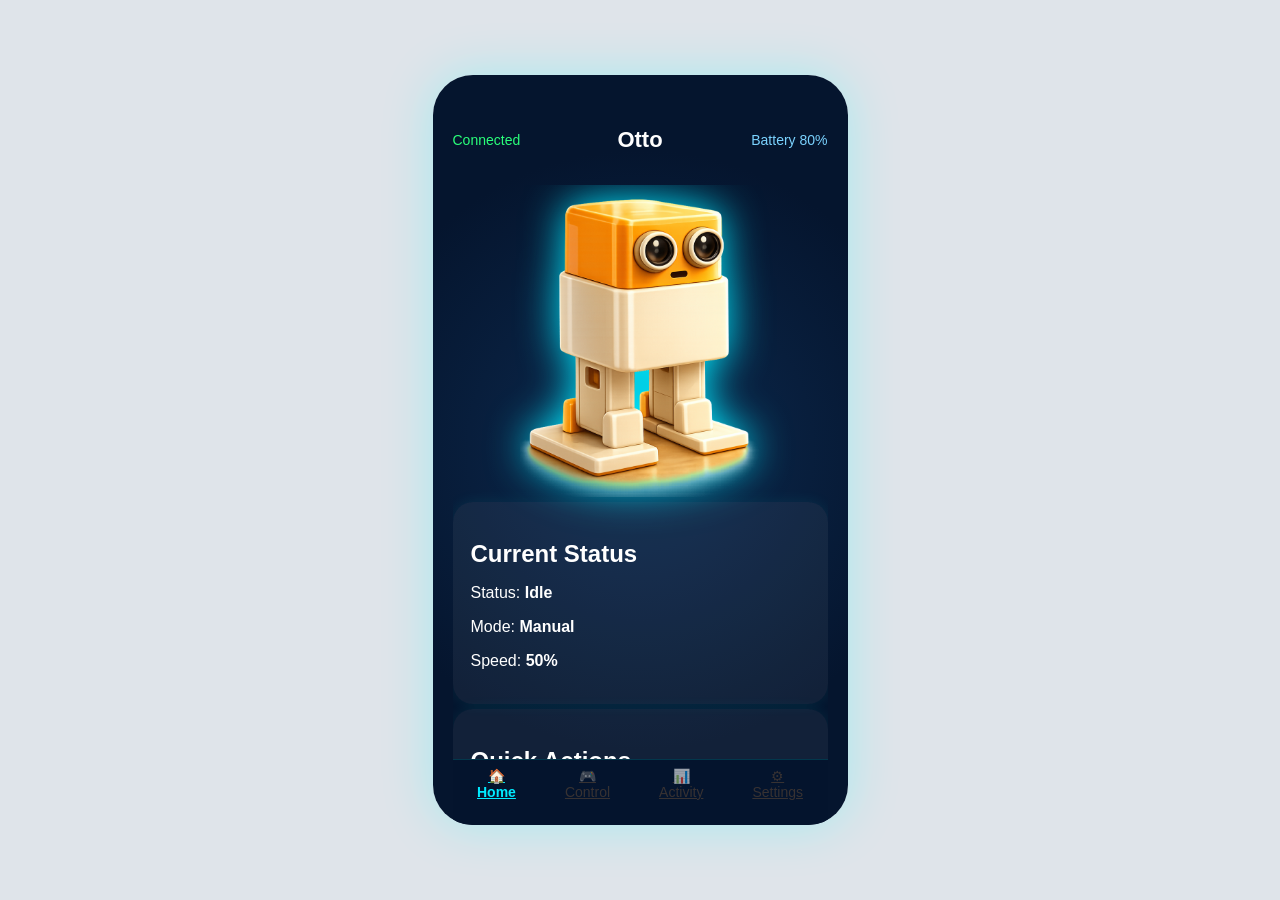
<file: index.html>
<!DOCTYPE html>
<html lang="en">
<head>
<meta charset="UTF-8">
<meta name="viewport" content="width=device-width, initial-scale=1.0">
<title>Home - Otto</title>

<link rel="stylesheet" href="style.css">
  <link rel="manifest" href="manifest.json">
<meta name="theme-color" content="#0c2a4f">
</head>
<body>

<div class="app">

  <header class="header">
    <div class="status-left" aria-label="Connection status">Connected</div>
    <h1>Otto</h1>
    <div class="status-right" aria-label="Battery level">Battery 80%</div>
  </header>

  <main class="home-container">

    <img src="otto.png" alt="Otto Robot" class="robot-home">

    <section class="home-card" aria-labelledby="status-title">
      <h2 id="status-title">Current Status</h2>

      <p>Status: <strong>Idle</strong></p>
      <p>Mode: <strong>Manual</strong></p>
      <p>Speed: <strong>50%</strong></p>
    </section>

    <section class="home-card" aria-labelledby="actions-title">
      <h2 id="actions-title">Quick Actions</h2>

      <button class="quick-btn start-btn">Start Session</button>
    </section>

  </main>

  <nav class="bottom-nav" aria-label="Main navigation">
    <a href="index.html" class="nav-item active">🏠<span>Home</span></a>
    <a href="control.html" class="nav-item ">🎮<span>Control</span></a>
    <a href="activity.html" class="nav-item">📊<span>Activity</span></a>
    <a href="settings.html" class="nav-item">⚙<span>Settings</span></a>
  </nav>

</div>
<script>
window.addEventListener("load", function () {
  const savedTheme = localStorage.getItem("theme") || "dark";
  document.body.classList.add(savedTheme + "-theme");
});

function setTheme(mode) {
  document.body.classList.remove("dark-theme","light-theme");
  document.body.classList.add(mode + "-theme");
  localStorage.setItem("theme", mode);
}
</script>
<script>
if ('serviceWorker' in navigator) {
  navigator.serviceWorker.register('/otto-ui/service-worker.js')
    .then(() => console.log("SW Registered"));
}
</script>
</body>

</html>
</file>
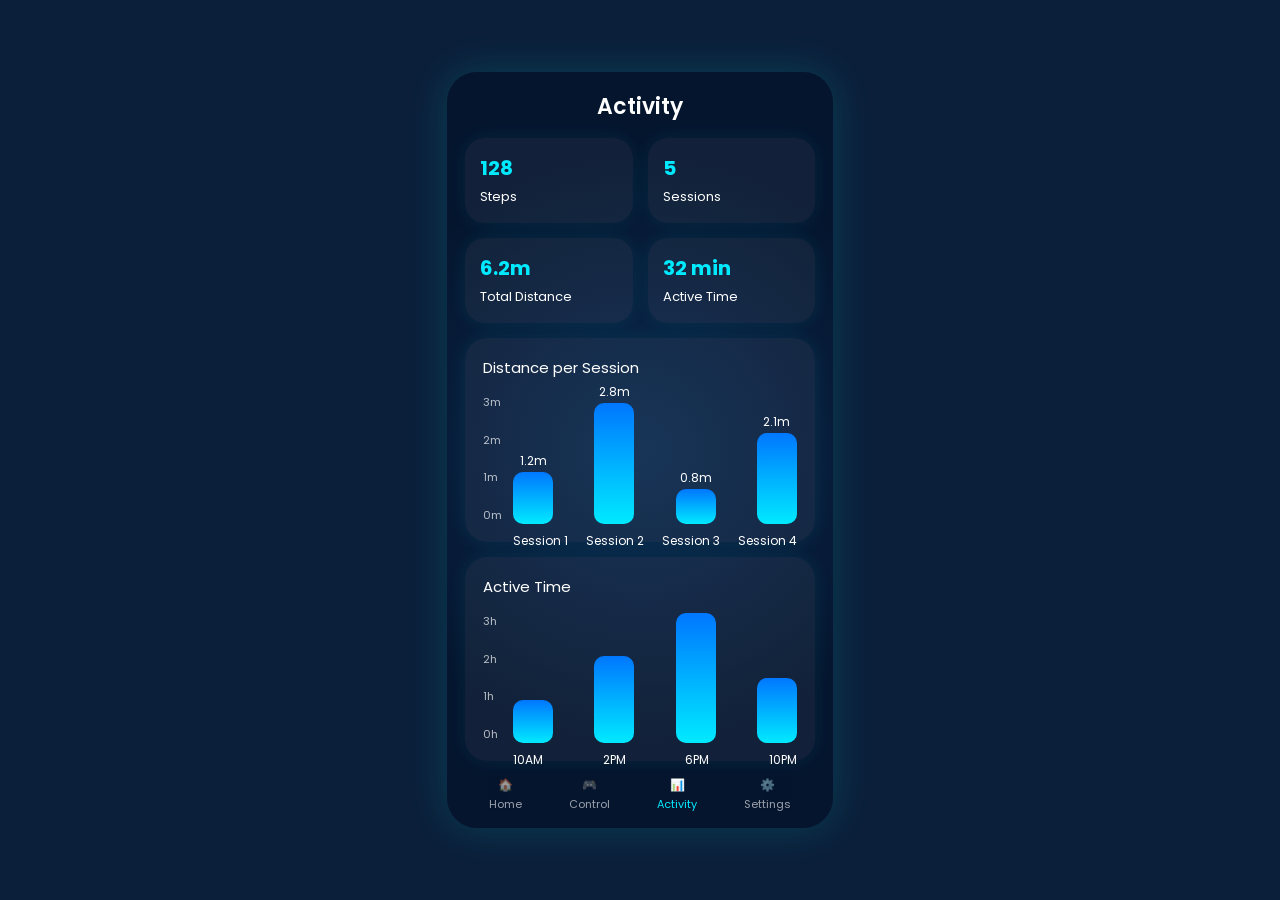
<file: activity.html>
<!DOCTYPE html>
<html>
<head>
<meta name="viewport" content="width=device-width, initial-scale=1.0">
<title>Otto Activity</title>
<link href="https://fonts.googleapis.com/css2?family=Poppins:wght@400;600&display=swap" rel="stylesheet">
<link rel="manifest" href="manifest.json">
<meta name="theme-color" content="#0c2a4f">
<style>
body{
  margin:0;
  display:flex;
  justify-content:center;
  align-items:center;
  height:100vh;
  font-family:'Poppins',sans-serif;
  transition:0.3s ease;
}

/* ================= LIGHT THEME ================= */

body.light-theme{
  background:#cfc6b9;
}

body.light-theme .mobile{
  background:linear-gradient(to bottom,#f6e8da,#ead6c2);
  color:#5a4636;
}

body.light-theme .card,
body.light-theme .graph-card{
  background:#f3e2d1;
  box-shadow:8px 8px 18px #d6c0ab,
             -8px -8px 18px #ffffff;
}

body.light-theme .card h2{
  color:#ff8c32;
}

body.light-theme .bar{
  background:linear-gradient(to top,#ff7a1a,#ffb067);
}

body.light-theme .chart::before{
  background:
    repeating-linear-gradient(
      to top,
      rgba(0,0,0,0.08) 0px,
      rgba(0,0,0,0.08) 1px,
      transparent 1px,
      transparent 32px
    );
}

body.light-theme .nav-item{
  color:#5a4636;
}

body.light-theme .nav-item.active{
  color:#ff8c32;
}

/* ================= DARK THEME ================= */

body.dark-theme{
  background:#0b1f3a;
}

body.dark-theme .mobile{
  background:radial-gradient(circle at center,#0c2a4f 0%,#05152e 70%);
  color:white;
  box-shadow:0 0 40px rgba(0,255,255,0.15);
}

body.dark-theme .card,
body.dark-theme .graph-card{
  background:rgba(255,255,255,0.05);
  box-shadow:0 0 20px rgba(0,255,255,0.08);
}

body.dark-theme .card h2{
  color:#00eaff;
}

body.dark-theme .bar{
  background:linear-gradient(to top,#00eaff,#0077ff);
}

body.dark-theme .chart::before{
  background:
    repeating-linear-gradient(
      to top,
      rgba(255,255,255,0.08) 0px,
      rgba(255,255,255,0.08) 1px,
      transparent 1px,
      transparent 32px
    );
}

body.dark-theme .nav-item{
  color:white;
  opacity:0.6;
}

body.dark-theme .nav-item.active{
  color:#00eaff;
  opacity:1;
}

/* ================= COMMON STRUCTURE ================= */

.mobile{
  width:350px;
  height:720px;
  border-radius:30px;
  display:flex;
  flex-direction:column;
  padding:18px;
  overflow:hidden;
  transition:0.3s ease;
}

.title{
  text-align:center;
  font-size:22px;
  font-weight:600;
  margin-bottom:15px;
}

.summary{
  display:grid;
  grid-template-columns:1fr 1fr;
  gap:15px;
  margin-bottom:15px;
}

.card{
  border-radius:20px;
  padding:15px;
}

.card h2{
  margin:0;
  font-size:20px;
}

.card span{
  font-size:13px;
}

.graph-card{
  border-radius:22px;
  padding:18px;
  margin-bottom:15px;
}

.graph-title{
  font-size:15px;
  margin-bottom:15px;
}

.chart-wrapper{
  display:grid;
  grid-template-columns:30px 1fr;
  height:130px;
}

.y-axis{
  display:flex;
  flex-direction:column;
  justify-content:space-between;
  font-size:11px;
  opacity:0.7;
}

.chart{
  position:relative;
  display:flex;
  justify-content:space-between;
  align-items:flex-end;
  height:100%;
}

.bar{
  width:40px;
  border-radius:10px;
  height:0;
  transition:height 1s ease-out;
  position:relative;
}

.bar span{
  position:absolute;
  top:-20px;
  left:50%;
  transform:translateX(-50%);
  font-size:12px;
}

.label-row{
  display:flex;
  justify-content:space-between;
  margin-top:8px;
  font-size:12px;
}

.bottom-nav{
  height:60px;
  display:flex;
  justify-content:space-around;
  align-items:center;
}

.nav-item{
  display:flex;
  flex-direction:column;
  align-items:center;
  font-size:12px;
  text-decoration:none;
  transition:0.3s;
}

.nav-item span{
  font-size:11px;
  margin-top:2px;
}
</style>
</head>

<body>

<div class="mobile">

  <div class="title">Activity</div>

  <div class="summary">
    <div class="card">
      <h2>128</h2>
      <span>Steps</span>
    </div>
    <div class="card">
      <h2>5</h2>
      <span>Sessions</span>
    </div>
    <div class="card">
      <h2>6.2m</h2>
      <span>Total Distance</span>
    </div>
    <div class="card">
      <h2>32 min</h2>
      <span>Active Time</span>
    </div>
  </div>

  <div class="graph-card">
    <div class="graph-title">Distance per Session</div>
    <div class="chart-wrapper">
      <div class="y-axis">
        <div>3m</div>
        <div>2m</div>
        <div>1m</div>
        <div>0m</div>
      </div>
      <div>
        <div class="chart" id="distanceChart">
          <div class="bar" data-value="1.2"><span>1.2m</span></div>
          <div class="bar" data-value="2.8"><span>2.8m</span></div>
          <div class="bar" data-value="0.8"><span>0.8m</span></div>
          <div class="bar" data-value="2.1"><span>2.1m</span></div>
        </div>
        <div class="label-row">
          <div>Session 1</div>
          <div>Session 2</div>
          <div>Session 3</div>
          <div>Session 4</div>
        </div>
      </div>
    </div>
  </div>

  <div class="graph-card">
    <div class="graph-title">Active Time</div>
    <div class="chart-wrapper">
      <div class="y-axis">
        <div>3h</div>
        <div>2h</div>
        <div>1h</div>
        <div>0h</div>
      </div>
      <div>
        <div class="chart" id="timeChart">
          <div class="bar" data-value="1"></div>
          <div class="bar" data-value="2"></div>
          <div class="bar" data-value="3"></div>
          <div class="bar" data-value="1.5"></div>
        </div>
        <div class="label-row">
          <div>10AM</div>
          <div>2PM</div>
          <div>6PM</div>
          <div>10PM</div>
        </div>
      </div>
    </div>
  </div>

  <nav class="bottom-nav">
    <a href="index.html" class="nav-item">🏠<span>Home</span></a>
    <a href="control.html" class="nav-item">🎮<span>Control</span></a>
    <a href="activity.html" class="nav-item active">📊<span>Activity</span></a>
    <a href="settings.html" class="nav-item">⚙️<span>Settings</span></a>
  </nav>

</div>

<script>
function animateChart(chartId, maxValue){
  const bars = document.querySelectorAll(`#${chartId} .bar`);
  bars.forEach(bar=>{
    const value = parseFloat(bar.dataset.value);
    const heightPercent = (value / maxValue) * 100;
    bar.style.height = heightPercent + "%";
  });
}

window.onload = ()=>{
  const savedTheme = localStorage.getItem("theme") || "dark";
  document.body.classList.add(savedTheme + "-theme");

  animateChart("distanceChart",3);
  animateChart("timeChart",3);
};
</script>

</body>
</html>
</file>
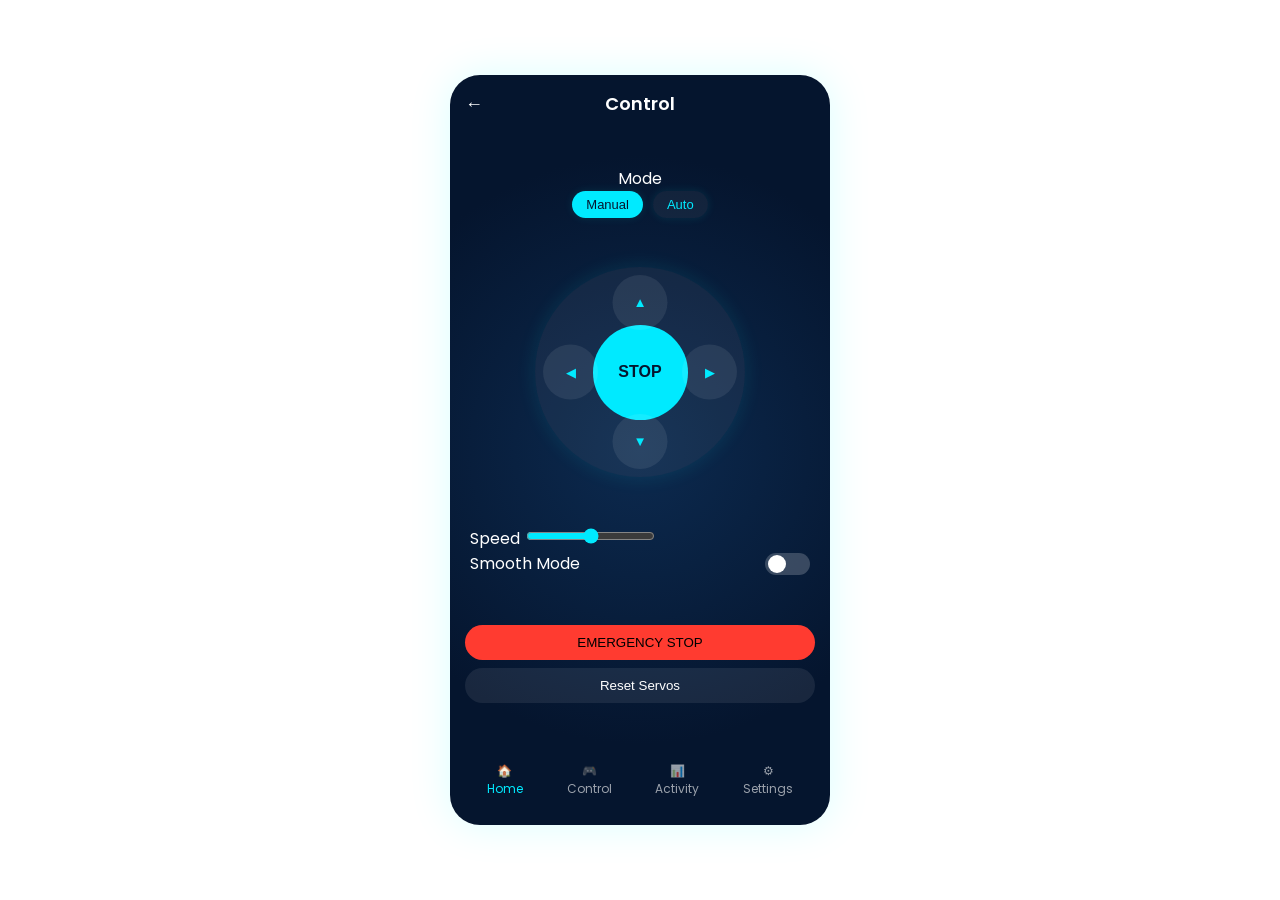
<file: control.html>
<!DOCTYPE html>
<html>
<head>
<meta name="viewport" content="width=device-width, initial-scale=1.0">
<title>Otto Control</title>
<link href="https://fonts.googleapis.com/css2?family=Poppins:wght@400;600&display=swap" rel="stylesheet">
<link rel="manifest" href="manifest.json">
<meta name="theme-color" content="#0c2a4f">
<style>
body{
  margin:0;
  display:flex;
  justify-content:center;
  align-items:center;
  height:100vh;
  font-family:'Poppins',sans-serif;
  transition:0.3s ease;
}

/* ================= LIGHT THEME ================= */

body.light-theme{
  background:#e9eef5;
}

body.light-theme .mobile-view{
  background:linear-gradient(to bottom,#f6e8da,#ead6c2);
  color:#5a4636;
}

body.light-theme .mode-btn.active,
body.light-theme .stop-btn{
  background:linear-gradient(145deg,#ff9b4f,#ff7a1a);
  color:white;
}

body.light-theme .nav-item{
  color:#5a4636;
}
body.light-theme .emergency-btn{
  background:#ff3b30;
}


body.light-theme .nav-item.active{
  color:#ff8c32;
}

/* ================= DARK THEME ================= */

body.dark-theme{
  background:white;
}

body.dark-theme .mobile-view{
  background:radial-gradient(circle at center,#0c2a4f 0%,#05152e 70%);
  color:white;
  box-shadow:0 0 40px rgba(0,255,255,0.15);
}

body.dark-theme .title,
body.dark-theme .mode-title{
  color:#ffffff;
}

body.dark-theme .mode-btn{
  background:rgba(255,255,255,0.05);
  color:#00eaff;
  box-shadow:0 0 10px rgba(0,255,255,0.1);
}

body.dark-theme .mode-btn.active{
  background:#00eaff;
  color:#05152e;
}

body.dark-theme .control-pad{
  background:rgba(255,255,255,0.05);
  box-shadow:0 0 20px rgba(0,255,255,0.1);
}

body.dark-theme .direction{
  background:rgba(255,255,255,0.08);
  color:#00eaff;
}

body.dark-theme .stop-btn{
  background:#00eaff;
  color:#05152e;
}

body.dark-theme input[type=range]{
  accent-color:#00eaff;
}

body.dark-theme .slider-toggle{
  background:rgba(255,255,255,0.2);
}

body.dark-theme input:checked + .slider-toggle{
  background:#00eaff;
}

body.dark-theme .emergency-btn{
  background:#ff3b30;
}

body.dark-theme .reset-btn{
  background:rgba(255,255,255,0.08);
  color:white;
}

body.dark-theme .nav-item{
  color:white;
  opacity:0.6;
}

body.dark-theme .nav-item.active{
  color:#00eaff;
  opacity:1;
}

/* ================= COMMON STRUCTURE ================= */

.mobile-view{
  width:350px;
  height:720px;
  border-radius:30px;
  padding:15px;
  display:flex;
  flex-direction:column;
  justify-content:space-between;
  transition:0.3s ease;
}

.header{
  display:flex;
  align-items:center;
  justify-content:center;
  position:relative;
}

.back-btn{
  position:absolute;
  left:0;
  font-size:18px;
  cursor:pointer;
}

.title{
  font-size:18px;
  font-weight:600;
}

/* Mode */

.mode-section{
  text-align:center;
  margin-top:10px;
}

.mode-options{
  display:flex;
  justify-content:center;
  gap:10px;
}

.mode-btn{
  padding:6px 14px;
  border-radius:20px;
  border:none;
  cursor:pointer;
  font-size:13px;
  transition:0.2s;
}

/* Control Pad */

.control-pad{
  position:relative;
  width:210px;
  height:210px;
  margin:10px auto;
  border-radius:50%;
  display:flex;
  justify-content:center;
  align-items:center;
}

.stop-btn{
  width:95px;
  height:95px;
  border-radius:50%;
  border:none;
  font-weight:600;
  font-size:16px;
  cursor:pointer;
}

.direction{
  position:absolute;
  width:55px;
  height:55px;
  border-radius:50%;
  border:none;
  cursor:pointer;
}

.up{ top:8px; left:50%; transform:translateX(-50%); }
.left{ left:8px; top:50%; transform:translateY(-50%); }
.right{ right:8px; top:50%; transform:translateY(-50%); }
.down{ bottom:8px; left:50%; transform:translateX(-50%); }

/* Speed & Smooth */

.settings-section{
  padding:0 5px;
}

.smooth{
  display:flex;
  justify-content:space-between;
  align-items:center;
}

.switch{
  position:relative;
  width:45px;
  height:22px;
}

.switch input{display:none;}

.slider-toggle{
  position:absolute;
  width:100%;
  height:100%;
  border-radius:30px;
  transition:0.3s;
}

.slider-toggle::before{
  content:"";
  position:absolute;
  width:18px;
  height:18px;
  left:3px;
  top:2px;
  background:white;
  border-radius:50%;
  transition:0.3s;
}

input:checked + .slider-toggle::before{
  transform:translateX(20px);
}

/* Safety */

.safety{
  margin-top:10px;
  text-align:center;
}

.emergency-btn,
.reset-btn{
  width:100%;
  padding:10px;
  border-radius:20px;
  border:none;
  cursor:pointer;
  margin-bottom:8px;
}

/* Navigation */

.bottom-nav{
  height:60px;
  display:flex;
  justify-content:space-around;
  align-items:center;
}

.nav-item{
  display:flex;
  flex-direction:column;
  align-items:center;
  font-size:12px;
  text-decoration:none;
}
</style>
</head>

<body>

<div class="mobile-view">

  <div class="header">
    <div class="back-btn" onclick="history.back()">←</div>
    <div class="title">Control</div>
  </div>

  <div class="mode-section">
    <div class="mode-title">Mode</div>
    <div class="mode-options">
      <button class="mode-btn active">Manual</button>
      <button class="mode-btn">Auto</button>
    </div>
  </div>

  <div class="control-pad">
    <button class="direction up">▲</button>
    <button class="direction left">◀</button>
    <button class="direction right">▶</button>
    <button class="direction down">▼</button>
    <button class="stop-btn">STOP</button>
  </div>

  <div class="settings-section">
    <label>Speed</label>
    <input type="range" min="0" max="100" value="50">

    <div class="smooth">
      <span>Smooth Mode</span>
      <label class="switch">
        <input type="checkbox">
        <span class="slider-toggle"></span>
      </label>
    </div>
  </div>

  <div class="safety">
    <button class="emergency-btn">EMERGENCY STOP</button>
    <button class="reset-btn">Reset Servos</button>
  </div>

  <div class="bottom-nav">
    <a href="index.html" class="nav-item active">🏠<span>Home</span></a>
    <a href="control.html" class="nav-item ">🎮<span>Control</span></a>
    <a href="activity.html" class="nav-item">📊<span>Activity</span></a>
    <a href="settings.html" class="nav-item">⚙<span>Settings</span></a>
  </div>

</div>

<script>
  // Apply saved theme
  window.onload = function () {
    const savedTheme = localStorage.getItem("theme") || "dark";
    document.body.classList.add(savedTheme + "-theme");
  };
</script>

</body>

</html>
</file>
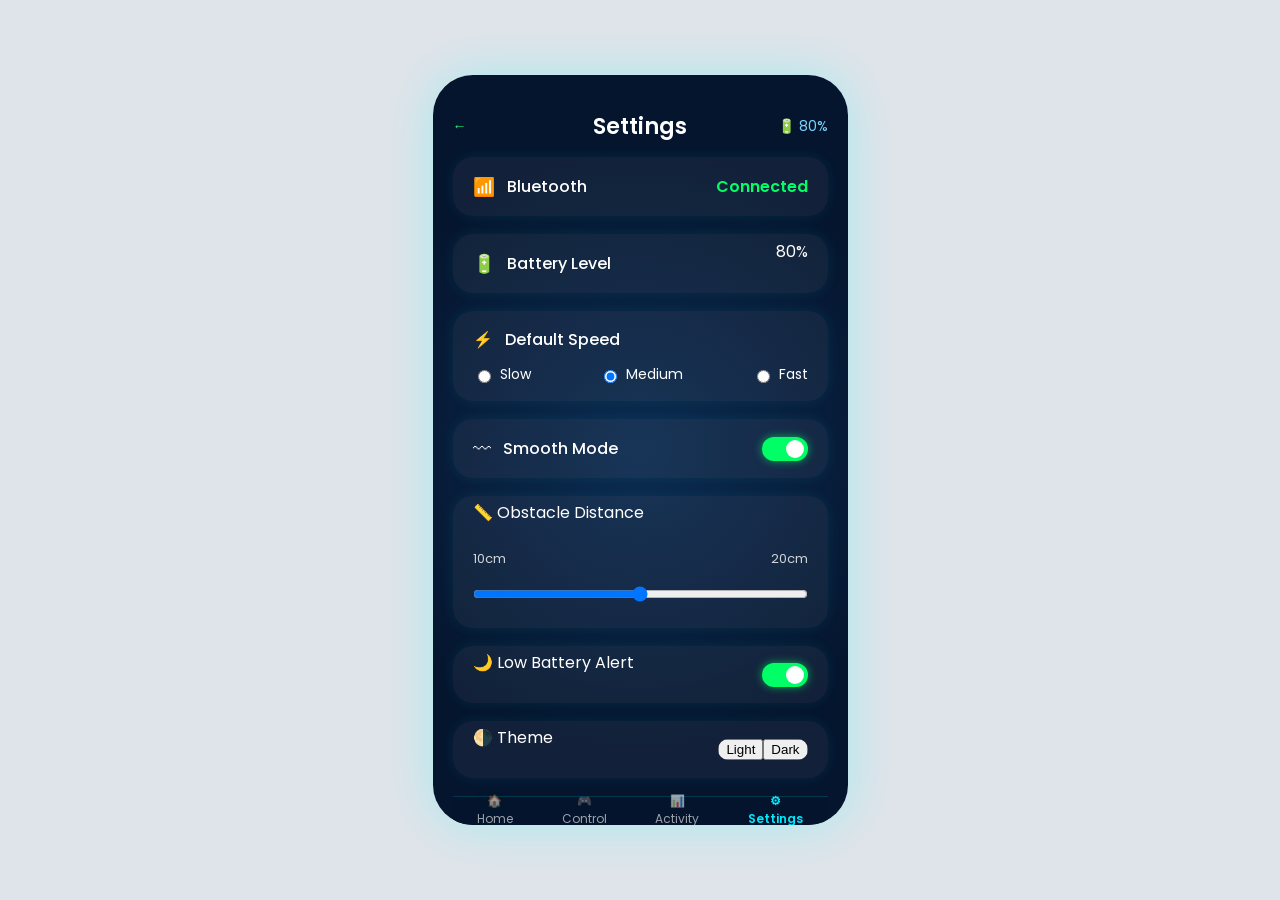
<file: settings.html>
<!DOCTYPE html>  <html lang="en">  
<head>  
<meta charset="UTF-8">  
<meta name="viewport" content="width=device-width, initial-scale=1.0">  
<title>Settings - Otto</title>  
<link href="https://fonts.googleapis.com/css2?family=Poppins:wght@400;600&display=swap" rel="stylesheet">  
<link rel="stylesheet" href="style.css">  
<link rel="manifest" href="manifest.json">
<meta name="theme-color" content="#0c2a4f">
<style>  
    .bottom-nav{  
  height:40px;  
  display:flex;  
  justify-content:space-around;  
  align-items:center;  
  transition:0.3s ease;  
}  .nav-item{
display:flex;
flex-direction:column;
align-items:center;
font-size:12px;
color:white;
opacity:0.6;
text-decoration:none;
}

.nav-item.active{
opacity:1;
color:#00eaff;
}

</style>  
</head>  <body class="dark-theme">  <div class="app">    <!-- HEADER -->    <div class="header">  
    <div class="status-left">  
      <span class="back">←</span>  
    </div>  <h1>Settings</h1>  

<div class="status-right">  
  <span class="battery">🔋 80%</span>  
</div>

  </div>    <div class="settings-list">  <!-- Bluetooth -->  
<div class="settings-card">  
  <div class="settings-left">  
    <span class="settings-icon">📶</span>  
    <span>Bluetooth</span>  
  </div>  
  <div class="connected-text">Connected</div>  
</div>  

<!-- Battery -->  
<div class="settings-card">  
  <div class="settings-left">  
    <span class="settings-icon">🔋</span>  
    <span>Battery Level</span>  
  </div>  
  <div class="right">80%</div>  
</div>  

<!-- Default Speed -->  
<div class="settings-card column">  
  <div class="row">  
    <div class="settings-left">  
      <span class="icon">⚡</span>  
      <span>Default Speed</span>  
    </div>  

      
  </div>  

  <div class="speed-options">  
    <label><input type="radio" name="speed"> Slow</label>  
    <label><input type="radio" name="speed" checked> Medium</label>  
    <label><input type="radio" name="speed"> Fast</label>  
  </div>  
</div>  

<!-- Smooth Mode -->  
<div class="settings-card">  
  <div class="settings-left">  
    <span class="settings-icon">〰</span>  
    <span>Smooth Mode</span>  
  </div>  

  <label class="switch">  
    <input type="checkbox" checked>  
    <span class="slider"></span>  
  </label>  
</div>  

<!-- Obstacle Distance -->  
<div class="settings-card column">  
  <div class="row">  
    <div class="left">  
      <span class="icon">📏</span>  
      <span>Obstacle Distance</span>  
    </div>  
  </div>  

  <div class="distance-values">  
    <span>10cm</span>  
    <span>20cm</span>  
  </div>  

  <input type="range" min="10" max="20" value="15" class="distance-slider">  
</div>  

<!-- Low Battery Alert -->  
<div class="settings-card">  
  <div class="left">  
    <span class="icon">🌙</span>  
    <span>Low Battery Alert</span>  
  </div>  

  <label class="switch">  
    <input type="checkbox" checked>  
    <span class="slider"></span>  
  </label>  
</div>  

<!-- Theme -->  
<div class="settings-card">  
  <div class="left">  
    <span class="icon">🌗</span>  
    <span>Theme</span>  
  </div>  

  <div class="theme-toggle">  
   <button onclick="setTheme('light')">Light</button>  
   <button onclick="setTheme('dark')">Dark</button>

</div>  
    </div>    <!-- BOTTOM NAV -->    <div class="bottom-nav">  
  <a href="index.html" class="nav-item ">🏠<span>Home</span></a>  
  <a href="control.html" class="nav-item">🎮<span>Control</span></a>  
  <a href="activity.html" class="nav-item">📊<span>Activity</span></a>  
  <a href="settings.html" class="nav-item active">⚙<span>Settings</span></a>  
</div>  </div>  
  <!-- Your page content above -->    <script>  
    function setTheme(mode) {  
      document.body.classList.remove("dark-theme", "light-theme");  
      document.body.classList.add(mode + "-theme");  
      localStorage.setItem("theme", mode);  
    }  
  
    // Apply saved theme on page load  
    window.onload = function () {  
      const savedTheme = localStorage.getItem("theme") || "dark";  
      document.body.classList.add(savedTheme + "-theme");  
    };  
  </script>  </body>  
</html>
</file>
<file: style.css>
Style
/* ================= GLOBAL ================= */

*{
    margin:0;
    padding:0;
    box-sizing:border-box;
    font-family:'Poppins',sans-serif;
  }
  
  body{
    display:flex;
    justify-content:center;
    min-height:100vh;
    transition:0.3s ease;
  }
  
  /* ================= DARK THEME ================= */
  
  body.dark-theme{
    background:#dfe4ea;
  }
  
  body.dark-theme .app{
    background:radial-gradient(circle at center,#0c2a4f 0%,#05152e 70%);
    color:white;
    box-shadow:0 0 50px rgba(0,255,255,0.25);
  }
  
  body.dark-theme .home-card{
    background:rgba(255,255,255,0.05);
    box-shadow:0 0 15px rgba(0,255,255,0.08);
  }
  
  body.dark-theme .bottom-nav{
    background:rgba(5,21,46,0.95);
    border-top:1px solid rgba(0,255,255,0.15);
  }
  
  body.dark-theme .nav-item.active{
    color:#00eaff;
  }
  
  /* ================= LIGHT THEME ================= */
  
  body.light-theme{
    background:#e9eef5;
  }
  
  body.light-theme .app{
    background:linear-gradient(to bottom,#f6e6d3,#e6c6a6);
    color:#4a3a2a;
    box-shadow:0 10px 40px rgba(0,0,0,0.15);
  }
  
  body.light-theme .home-card{
    background:#f3e8dd;
    box-shadow:0 6px 20px rgba(0,0,0,0.08);
  }
  
  body.light-theme .bottom-nav{
    background: #e6c6a6;
    border-top:1px solid #e0e0e0;
  }
  
  body.light-theme .nav-item{
    color:#7a8a99;
  }
  
  body.light-theme .nav-item.active{
    color:#ff8c32;
  }
  
  /* ================= APP ================= */
  
  .app{
    width:375px;
    height:100vh;
    max-height:750px;
    border-radius:40px;
    display:flex;
    flex-direction:column;
    overflow:hidden;
    padding:0 20px;
  }
  
  /* ================= HEADER ================= */
  
  .header{
    display:grid;
    grid-template-columns:1fr auto 1fr;
    align-items:center;
    height:90px;
    padding-top:20px;
  }
  
  .status-left{
    justify-self:start;
    font-size:14px;
    color:#2aff7a;
  }
  
  .header h1{
    justify-self:center;
    font-size:22px;
    font-weight:600;
  }
  
  .status-right{
    justify-self:end;
    font-size:14px;
    color:#7bd3ff;
  }
  
  /* ================= CONTENT ================= */
  
  .home-container{
    flex:1;
    overflow:hidden;
    padding-bottom:10px;
  }
  
  /* ================= ROBOT ================= */
  
  .robot-home{
    width:240px;
    display:block;
    margin:10px auto 5px;
    transition:0.3s ease;
  }
  
  body.dark-theme .robot-home{
    filter:drop-shadow(0 0 20px #00eaff);
  }
  
  body.light-theme .robot-home{
    filter:drop-shadow(0 0 15px rgba(0,0,0,0.2));
  }
  
  /* ================= CARD ================= */
  
  .home-card{
    padding:18px;
    border-radius:20px;
    margin-bottom:5px;
    transition:0.3s ease;
  }
  
  .home-card h2{
    margin-bottom:10px;
    font-weight:600;
  }
  
  /* ================= BUTTONS ================= */
  
  .quick-btn{
    width:100%;
    padding:12px;
    border-radius:14px;
    border:none;
    cursor:pointer;
    font-weight:600;
    margin-top:10px;
  }
  
  .start-btn{
    background:linear-gradient(135deg,#ff9800,#ff5722);
    color:white;
  }
  
  /* ================= NAVIGATION ================= */
  
  .bottom-nav{
    margin-top: auto;
    height:65px;
    display:flex;
    justify-content:space-around;
    align-items:center;
    transition:0.3s ease;
  }
  
  .nav-item{
    height: 50px;
    display:flex;
    flex-direction:column;
    align-items:center;
    font-size:14px;
    opacity:0.6;
  }

  .nav-item.active{
    opacity:1;
    color:#00eaff;
  }
  body{
    margin:0;
    background:#cfc6b9;
    display:flex;
    justify-content:center;
    align-items:center;
    height:100vh;
    font-family:'Poppins',sans-serif;
  }
  
  .mobile-view{
    width:360px;
    height:720px;
    background:linear-gradient(to bottom,#f6e8da,#ead6c2);
    border-radius:30px;
    padding:15px 15px 0 15px;
    box-shadow:0 25px 60px rgba(0,0,0,0.25);
    display:flex;
    flex-direction:column;
    justify-content:space-between;
  }
  
  /* HEADER */
  
  .back-btn{
    font-size:20px;
    cursor:pointer;
    color:#5a4636;
  }
  
  .title{
    font-size:18px;
    font-weight:600;
    color:#5a4636;
  }
  
  /* MODE */
  .mode-section{
    margin-top:5px;
  }
  
  .mode-section h4{
    font-size:14px;
    margin-bottom:5px;
  }
  
  .mode-options{
    display:flex;
    gap:10px;
  }
  
  .mode-btn{
    flex:1;
    padding:6px;
    border-radius:20px;
    border:none;
    background:#f3e2d1;
    cursor:pointer;
    box-shadow:6px 6px 12px #d6c0ab,
               -6px -6px 12px #ffffff;
  }
  
  .mode-btn.active{
    background:linear-gradient(145deg,#ff9b4f,#ff7a1a);
    color:white;
  }
  
  /* ACTION BUTTONS */
  .action-row{
    display:flex;
    justify-content:center;
    gap:25px;
    margin-top:10px;
  }
  
  .circle-btn{
    width:65px;
    height:65px;
    border-radius:50%;
    border:none;
    font-size:20px;
    cursor:pointer;
    background:linear-gradient(145deg,#ff9b4f,#ff7a1a);
    color:white;
    box-shadow:6px 6px 12px rgba(0,0,0,0.2);
    transition:0.2s;
  }
  
  .circle-btn:active{
    transform:scale(0.9);
  }
  
  /* CONTROL PAD */
  .control-pad{
    position:relative;
    width:210px;
    height:210px;
    margin:10px auto;
    border-radius:50%;
    background:#f3e2d1;
    box-shadow:inset 8px 8px 15px #d6c0ab,
               inset -8px -8px 15px #ffffff;
    display:flex;
    justify-content:center;
    align-items:center;
  }
  
  .stop-btn{
    width:95px;
    height:95px;
    border-radius:50%;
    border:none;
    background:linear-gradient(145deg,#ff9b4f,#ff7a1a);
    color:white;
    font-weight:600;
    cursor:pointer;
  }
  
  .direction{
    position:absolute;
    width:55px;
    height:55px;
    border-radius:50%;
    border:none;
    background:#f3e2d1;
    box-shadow:6px 6px 12px #d6c0ab,
               -6px -6px 12px #ffffff;
    cursor:pointer;
  }
  
  .up{ top:8px; left:50%; transform:translateX(-50%); }
  .left{ left:8px; top:50%; transform:translateY(-50%); }
  .right{ right:8px; top:50%; transform:translateY(-50%); }
  .down{ bottom:8px; left:50%; transform:translateX(-50%); }
  
  /* SETTINGS */
  .settings-section{
    padding:0 5px;
  }
  
  input[type=range]{
    width:100%;
    margin:5px 0 10px 0;
  }
  
  .smooth{
    display:flex;
    justify-content:space-between;
    align-items:center;
  }
  
  .switch{
    position:relative;
    width:45px;
    height:22px;
  }
  
  .switch input{display:none;}
  
  .slider-toggle{
    position:absolute;
    width:100%;
    height:100%;
    background:#ccc;
    border-radius:30px;
    transition:0.3s;
  }
  
  .slider-toggle::before{
    content:"";
    position:absolute;
    width:18px;
    height:18px;
    left:3px;
    top:2px;
    background:white;
    border-radius:50%;
    transition:0.3s;
  }
  
  input:checked + .slider-toggle{
    background:#ff8c32;
  }
  
  input:checked + .slider-toggle::before{
    transform:translateX(20px);
  }
  
  /* SAFETY */
  .safety-section{
    margin-top:10px;
  }
  
  .safety-section h4{
    font-size:14px;
    margin-bottom:5px;
  }
  
  .emergency-btn{
    width:100%;
    padding:10px;
    border:none;
    border-radius:20px;
    background:red;
    color:white;
    font-weight:600;
    margin-bottom:8px;
    cursor:pointer;
  }
  
  .reset-btn{
    width:100%;
    padding:8px;
    border:none;
    border-radius:20px;
    background:#5a4636;
    color:white;
    cursor:pointer;
  }
  
  /* NAVBAR */
  .navbar{
    height:60px;
    display:flex;
    justify-content:space-around;
    align-items:center;
    border-top:1px solid rgba(0,0,0,0.05);
    font-size:14px;
  }
  
  .nav-item{
    color:#5a4636;
    cursor:pointer;
  }
  
  .nav-item.active{
    color:#ff8c32;
    font-weight:600;
  }

  /* ==============================
   SETTINGS CONTAINER
============================== */

.settings-container {
  flex: 1;
  overflow-y: auto;
  padding: 15px 0 80px 0;
}

.settings-container::-webkit-scrollbar {
  display: none;
}
.settings-container {
  scrollbar-width: none;
}

/* ==============================
   SETTINGS CARD
============================== */

.settings-card {
  padding: 16px 20px;
  border-radius: 20px;
  margin-bottom: 18px;
  display: flex;
  justify-content: space-between;
  align-items: center;
  min-height:0px;
  transition: 0.3s ease;
}

/* Column layout for sliders/radio */
.settings-card.column {
  flex-direction: column;
  align-items: stretch;
  gap: 12px;
}

/* ==============================
   LEFT SECTION
============================== */

.settings-left {
  display: flex;
  align-items: center;
  gap: 12px;
  font-weight: 500;
}

.settings-icon {
  font-size: 18px;
}
.settings:first-child{
  margin-top:20px;
}

/* ==============================
   TEXT STYLES
============================== */
body.dark-theme .connected-text{
  color:#00ff66;
  font-weight:600;
}
body.light-theme .connected-text{
  color: #ff9800;
  font-weight:600;
}

.value-text {
  font-weight: 600;
}

/* ==============================
   TOGGLE SWITCH
============================== */

.switch {
  position: relative;
  width: 46px;
  height: 24px;
}

.switch input {
  display: none;
}

.slider {
  position: absolute;
  width: 100%;
  height: 100%;
  border-radius: 30px;
  background: #ccc;
  transition: 0.3s ease;
}

.slider:before {
  content: "";
  position: absolute;
  width: 18px;
  height: 18px;
  top: 3px;
  left: 4px;
  background: white;
  border-radius: 50%;
  transition: 0.3s ease;
}
/* ===== Default OFF ===== */
.slider {
  background: #ccc;
  transition: 0.3s ease;
}

/* ===== DARK MODE (Green) ===== */
body.dark-theme .switch input:checked + .slider {
  background: #00ff66;   /* Green */
  box-shadow: 0 0 8px rgba(0,255,102,0.6);
}

/* ===== LIGHT MODE (Orange) ===== */
body.light-theme .switch input:checked + .slider {
  background: #ff9800;   /* Orange */
  box-shadow: 0 0 8px rgba(255,152,0,0.6);
}
.switch input:checked + .slider:before {
  transform: translateX(20px);
}

/* ==============================
   SPEED RADIO OPTIONS
============================== */

.speed-options {
  display: flex;
  justify-content: space-between;
  font-size: 14px;
}

.speed-options label {
  display: flex;
  align-items: center;
  gap: 6px;
}

/* ==============================
   SLIDER
============================== */

.distance-values {
  display: flex;
  justify-content: space-between;
  font-size: 13px;
  opacity: 0.8;
}

.distance-slider {
  width: 100%;
}

/* ==============================
   THEME BUTTONS
============================== */

.theme-toggle {
  display: flex;
  border-radius: 20px;
  overflow: hidden;
}

.theme-btn {
  flex: 1;
  padding: 6px 12px;
  border: none;
  cursor: pointer;
  font-weight: 500;
  transition: 0.3s ease;
}

/* ==============================
   DARK THEME
============================== */

body.dark-theme .settings-card {
  background: rgba(255,255,255,0.05);
  box-shadow: 0 0 15px rgba(0,255,255,0.08);
  color: white;
}

body.dark-theme .theme-toggle {
  background: rgba(0,0,0,0.4);
}

body.dark-theme .theme-btn {
  background: transparent;
  color: white;
}

body.dark-theme .theme-btn.active {
  background: #0b2a50;
  color: #00eaff;
}

/* ==============================
   LIGHT THEME
============================== */

body.light-theme .settings-card {
  background: #e6c6a6;
  box-shadow: 0 6px 20px rgba(0,0,0,0.08);
  color: #0c2a4f;
}

body.light-theme .theme-toggle {
  background: #e9eef5;
}

body.light-theme .theme-btn {
  background: transparent;
  color: #555;
}

body.light-theme .theme-btn.active {
  background: #007bff;
  color: white;
}
</file>
